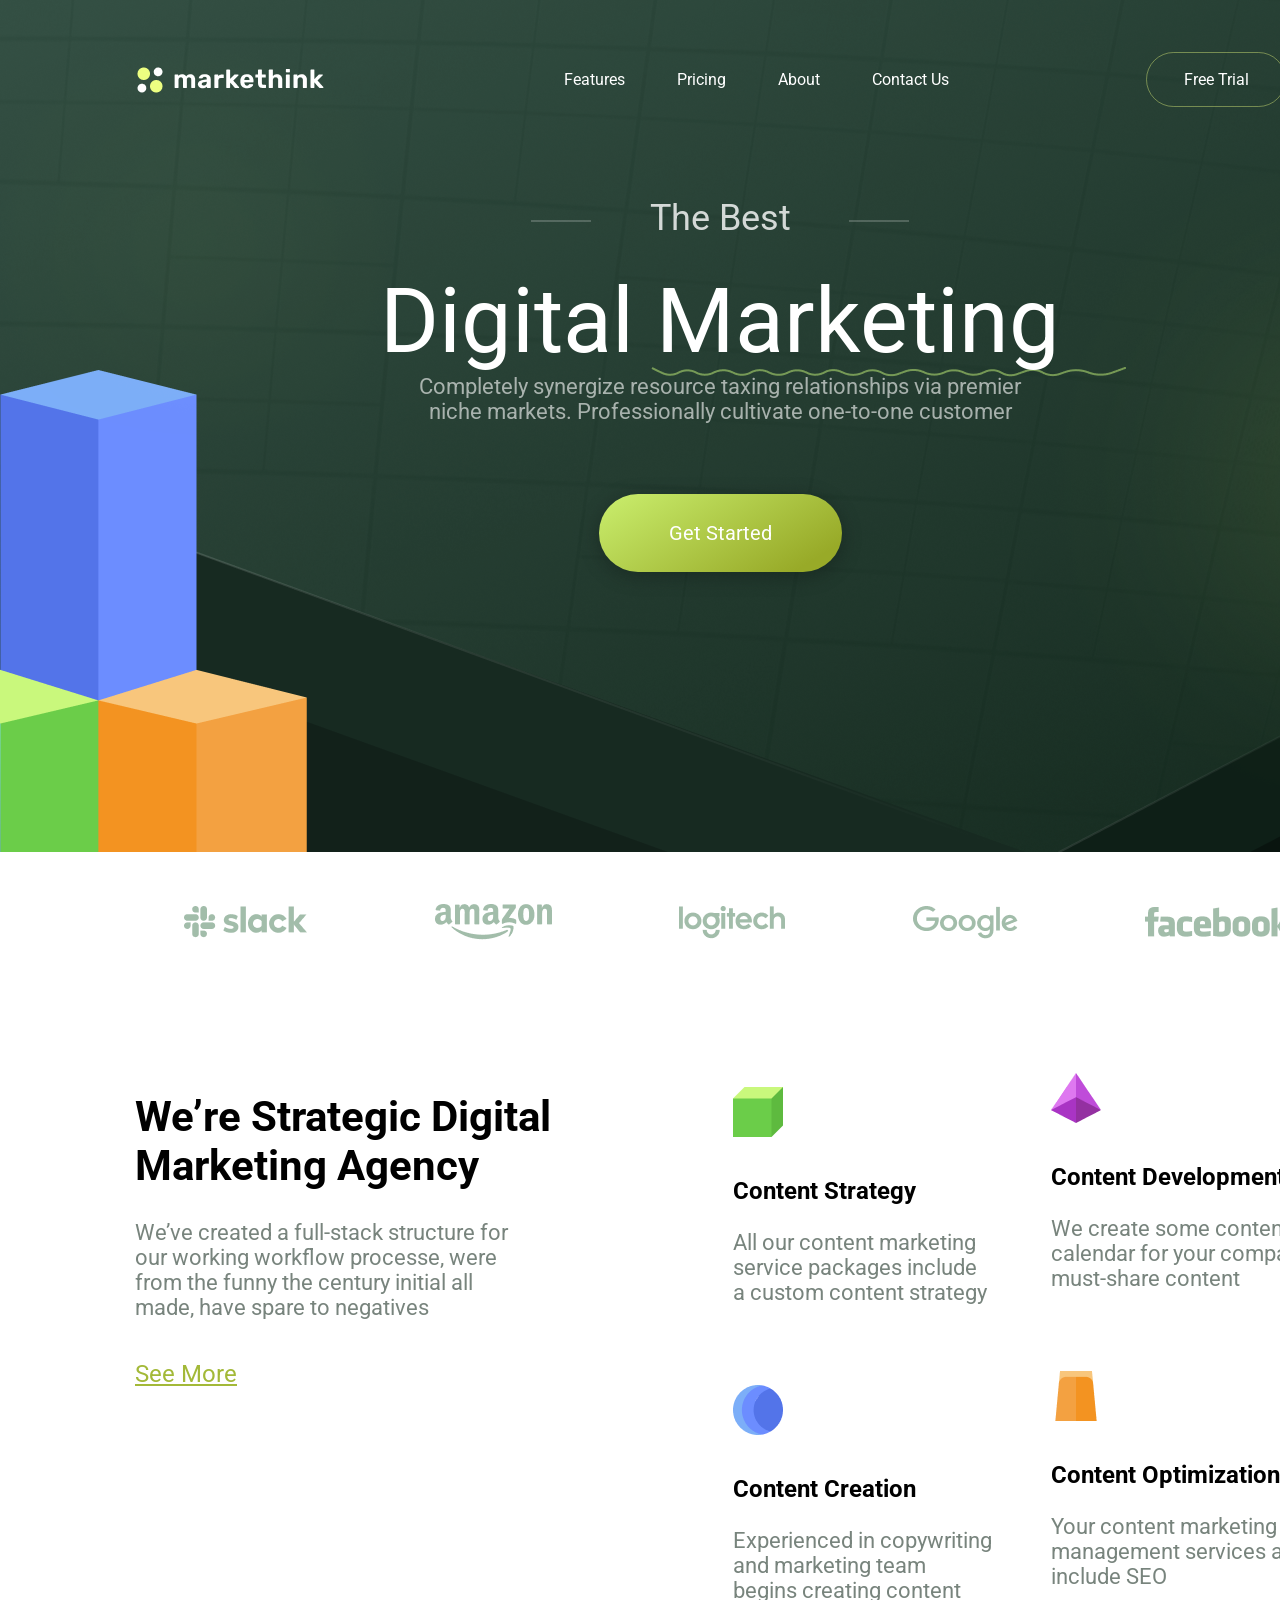
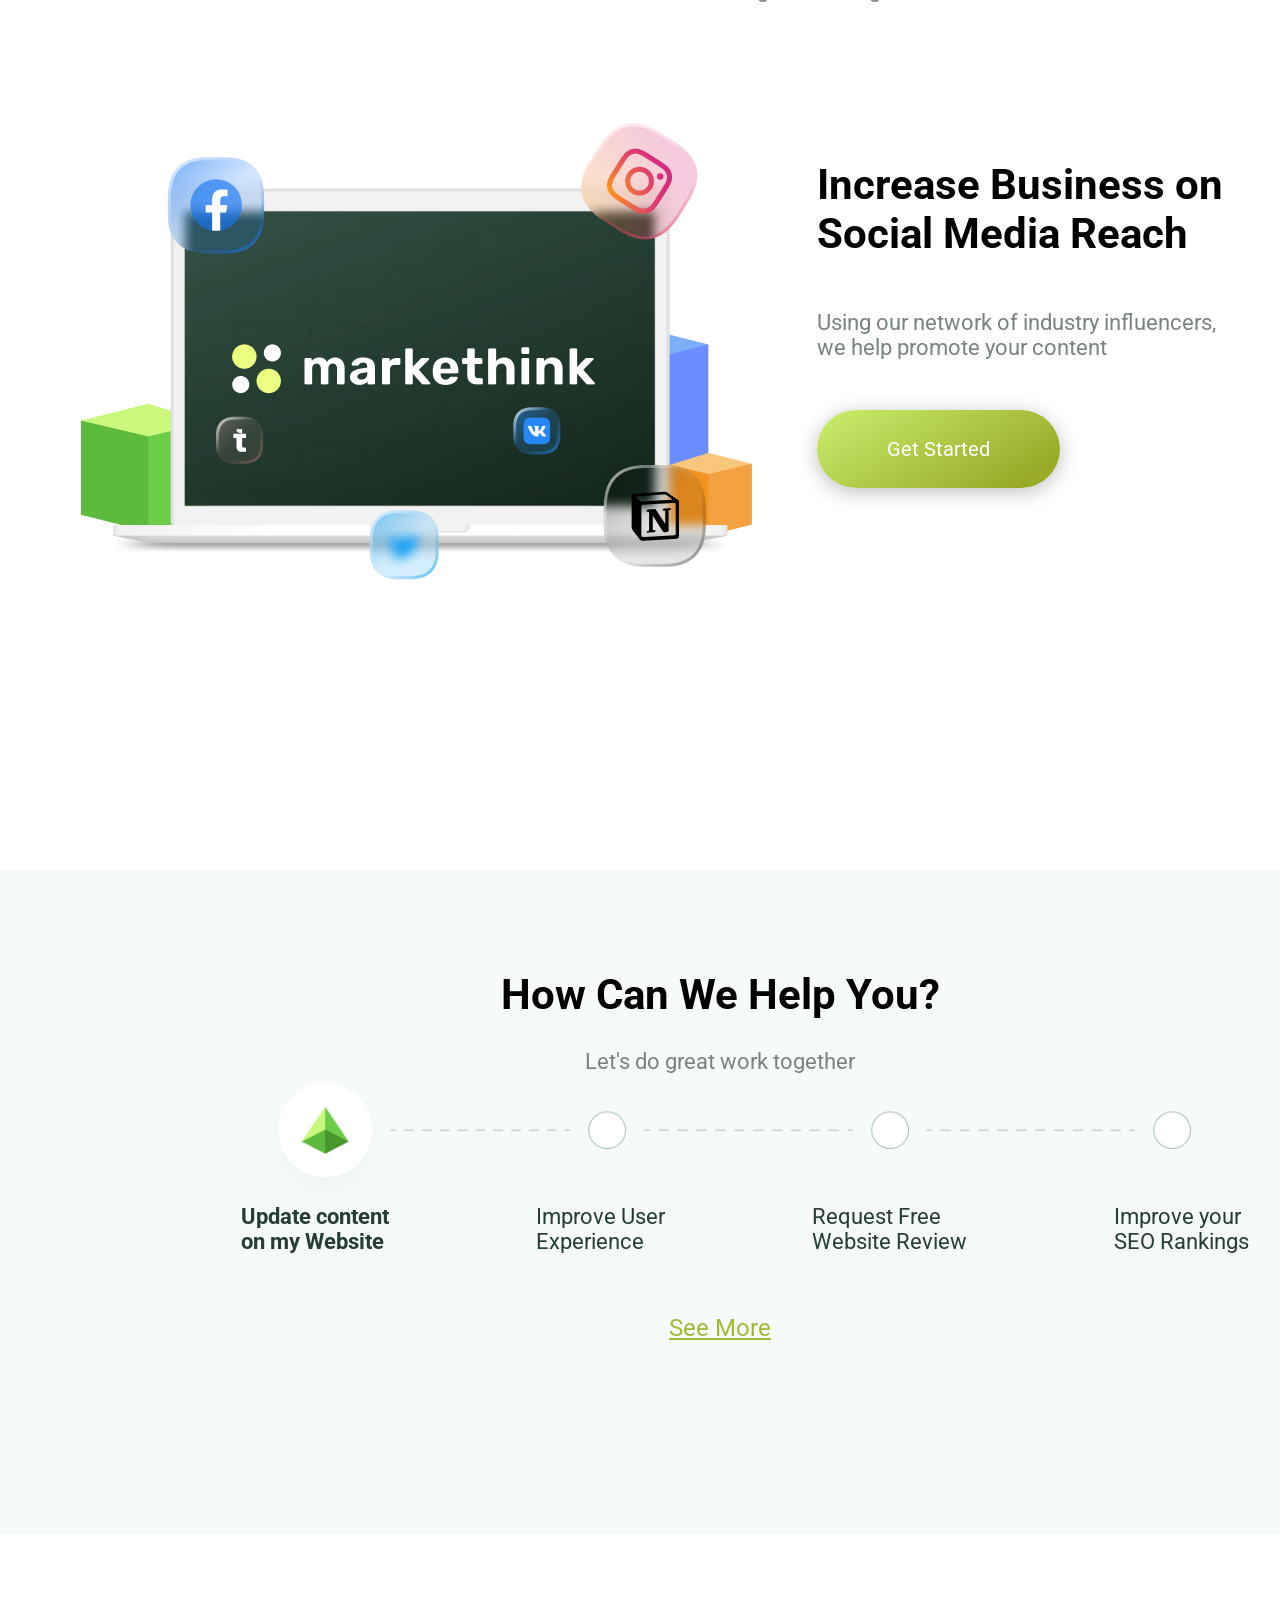
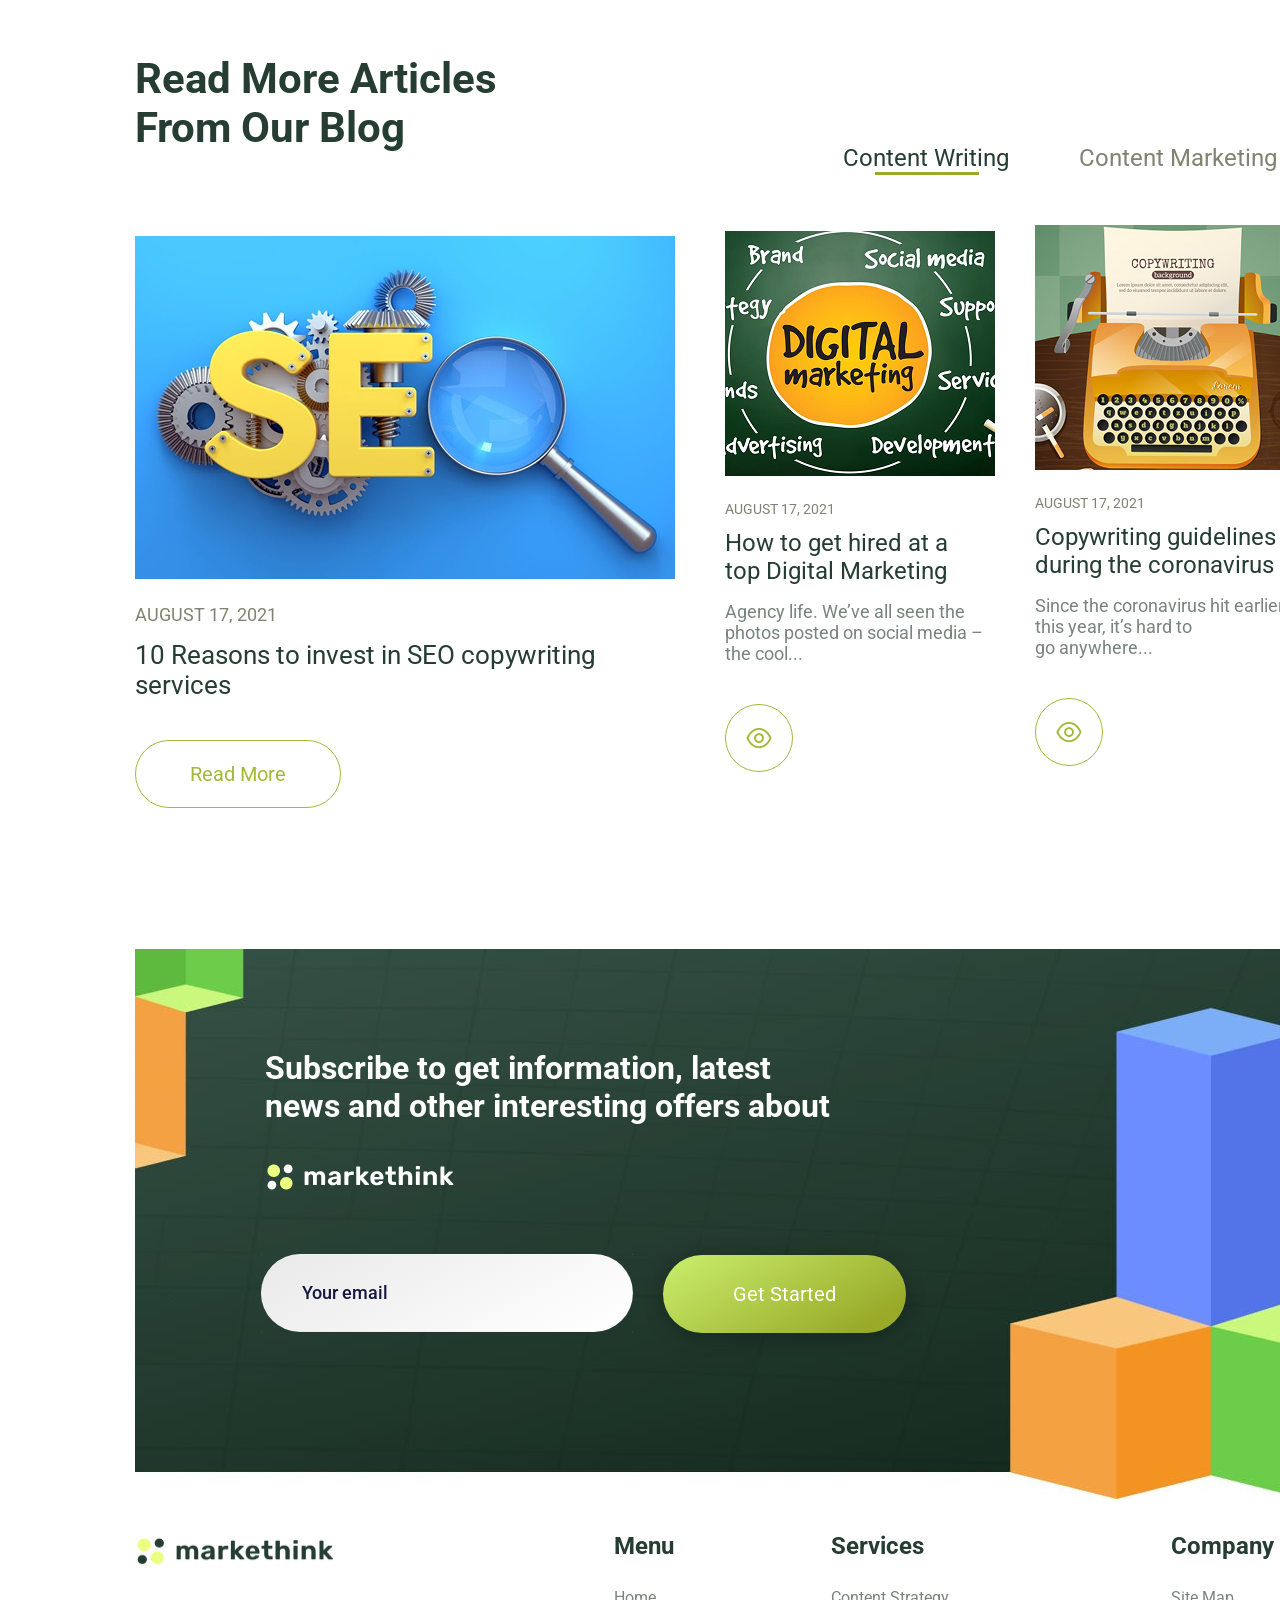
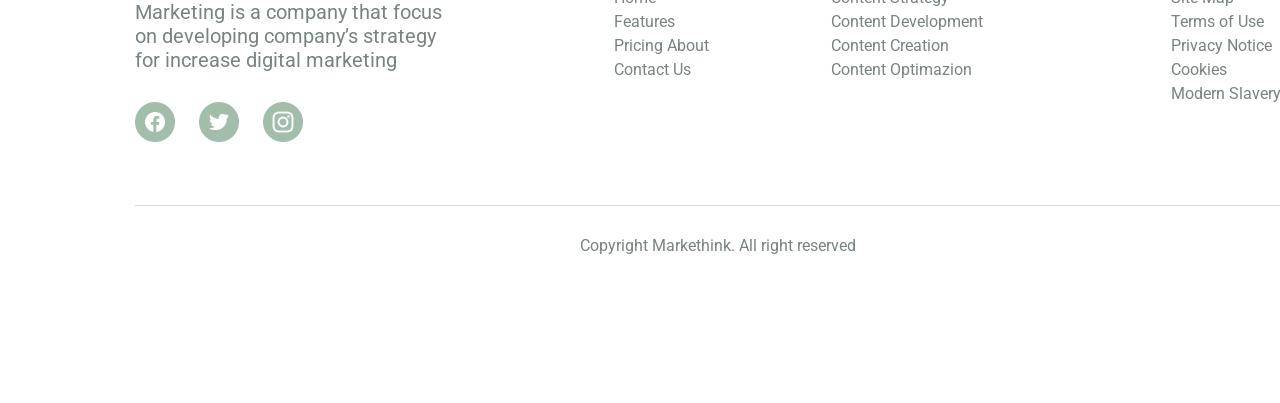
<file: digital-marketing-main/web/index.html>
<!DOCTYPE html>
<html lang="en">
<head>
    <meta charset="UTF-8">
    <meta name="viewport" content="width=device-width, initial-scale=1.0">
    <title>Digital marketing</title>
    <link rel="stylesheet" href="./style.css">
    <link rel="preconnect" href="https://fonts.googleapis.com">
<link rel="preconnect" href="https://fonts.gstatic.com" crossorigin>
<link href="https://fonts.googleapis.com/css2?family=Roboto:ital,wght@0,100..900;1,100..900&display=swap" rel="stylesheet">
</head>
<body>
    <div class="onepage">
        <header>
            <div class="naw">
                <img src="./img/Group 532(1).png" alt="">
                    <div class="nawpanel"><a href="">Features</a> <a href="">Pricing</a> <a href="">About</a> <a href="">Contact Us</a></div>
                    <div class="btn"><a href="">Free Trial</a></div>
            </div>
        </header>
                <p class="zx">The Best</p>
                <p class="zc">Digital Marketing</p>
                <p class="xz">Completely synergize resource taxing relationships via premier <br> niche markets. Professionally cultivate one-to-one customer</p>
                <a class="zov" href="">Get Started</a>
    </div>
    <div class="twopage">
            <img src="./img/slack.png" alt="">
            <img src="./img/amazon.png" alt="">
            <img src="./img/logitech.png" alt="">
            <img src="img/google.png" alt="">
            <img src="./img/facebook.png" alt="">
    </div>
    <div class="threepage">
            <div style="margin-top: 100px; margin-left: 135px;"><h1>We’re Strategic Digital <br> Marketing Agency</h1></div>
            <div style="margin-top: 30px; margin-left: 135px;"><h6>We’ve created a full-stack structure for <br> our working workflow processe, were <br> from the funny the century initial all <br> made, have spare to negatives </h6></div>
            <div style="margin-top: 40px;"><a style="text-decoration: underline; color: rgba(163, 185, 56, 1); font-size: 24px; margin-top: 40px; margin-left: 135px;" href="">See More</a></div>

            <div class="greenblock">
                <img src="./img/green.png" alt="">
                <div style="margin-top: 40px;"><h2>Content Strategy</h2></div>
                <div style="margin-top: 25px;"><h6>All our content marketing <br> service packages include <br> a custom content strategy</h6></div>
            </div>
            <div class="blueblock">
                <img src="./img/blue.png" alt="">
                <div style="margin-top: 40px;"><h2>Content Creation</h2></div>
                <div style="margin-top: 25px;"><h6>Experienced in copywriting <br> and marketing team <br> begins creating content</h6></div>
            </div>
            <div class="purpleblock">
                <img src="./img/puurple.png" alt="">
                <div style="margin-top: 40px;"><h2>Content Development</h2></div>
                <div style="margin-top: 25px;"><h6>We create some content <br> calendar for your company’s <br> must-share content</h6></div>
            </div>
            <div class="orangeblock">
                <img src="./img/orange.png" alt="">
                <div style="margin-top: 40px;"><h2>Content Optimization</h2></div>
                <div style="margin-top: 25px;"><h6>Your content marketing <br> management services also <br> include SEO</h6></div>
            </div>
            <div style="display: flex;">
            <img style="margin-top: 120px; margin-left: 80.57px;" src="./img/Group 636.png" alt="">
            <div style="margin-top: 171px; margin-left: 65.57px;"><h1>Increase Business on <br> Social Media Reach</h1></div>
            </div>
                    <div style="margin-left: 817px; margin-top: -270px;"><p style="color: #78847D; font-size: 22px;">Using our network of industry influencers, <br> we help promote your content</p></div>
                    <a class="zzz" href="">Get Started</a>
            
    </div>
    <div class="fourpage">
            <div style="text-align: center; padding-top: 100px;"><h1>How Can We Help You?</h1></div>
            <div style="text-align: center; margin-top: 30px;"><h3>Let's do great work together</h3></div>
            <img style="width: 941px; align-self: center;" src="./img/line.png" alt="">
            <div style="display: flex; justify-content: space-between; margin-left: 241px; margin-right: 191px; margin-top: -20px;">
                <div style="font-weight: bold;"><h4>Update content <br> on my Website</h4></div>
                <h4>Improve User <br> Experience</h4>
                <h4>Request Free <br> Website Review</h4>
                <h4>Improve your <br> SEO Rankings</h4>
            </div>
            <div style="margin-top: 60px;text-align: center;"><a style="text-decoration: underline; color: rgba(163, 185, 56, 1); font-size: 24px; " href="">See More</a></div>
    </div>
    <div class="fivepage">
          
                <div style="display: flex; margin-left: 135px;">
                    <p style="color: rgba(37, 61, 50, 1); font-size: 42px; font-weight: bold; margin-top: 120px;">Read More Articles <br> From Our Blog</p>
                    <p style="color: rgba(37, 61, 50, 1); margin-top: 210px; margin-left: 346px; font-size: 24px;">Content Writing</p>
                    <p style="color: rgba(128, 131, 113, 1); margin-top: 210px; margin-left: 70px; font-size: 24px;">Content Marketing</p>
                </div>

                <div style="background: rgba(152, 170, 40, 1); width: 104px; height: 3px; margin-left: 875px; margin-top: 9;"></div>

            <div class="grouponedown">
                    <img style="margin-top: 61px; margin-left: 135px;" src="./img/se.png" alt="">
                    <p style="color: rgba(128, 131, 113, 1); font-size: 18px; margin-top: 25px; margin-left: 135px;">AUGUST 17, 2021</p>
                    <p style="color: rgba(37, 61, 50, 1); font-size: 26px; margin-top: 15px; margin-left: 135px;">10 Reasons to invest in SEO copywriting <br> services</p>
                    <button>Read More</button>
            </div>

            <div style="width: 270px;" class="grouptwodown">
                <img src="./img/digital marketing.png" alt="">
                <p style="color: rgba(128, 131, 113, 1); font-size: 14px; margin-top: 25px;">AUGUST 17, 2021</p>
                <p style="color: rgba(37, 61, 50, 1); font-size: 24px; margin-top: 12px;">How to get hired at a <br> top Digital Marketing</p>
                <p style="font-size: 18px; color: rgba(120, 132, 125, 1); margin-top: 16px;">Agency life. We’ve all seen the <br> photos posted on social media – <br> the cool...</p>
                <div style="width: 68px; height: 68px; border: 1px solid rgba(163, 185, 56, 1); border-radius: 500px; display: flex; flex-direction: column; align-items: center; justify-content: center; margin-top: 40px;"><img src="./img/Show.png" alt=""></div>
            </div>

            <div class="groupthreedown">
                <img src="./img/print.png" alt="">
                <p style="color: rgba(128, 131, 113, 1); font-size: 14px; margin-top: 25px;">AUGUST 17, 2021</p>
                <p style="color: rgba(37, 61, 50, 1); font-size: 24px; margin-top: 12px;">Copywriting guidelines <br> during the coronavirus</p>
                <p style="font-size: 18px; color: rgba(120, 132, 125, 1); margin-top: 16px;">Since the coronavirus hit earlier <br> this year, it’s hard to <br> go anywhere...</p>
                <div style="width: 68px; height: 68px; border: 1px solid rgba(163, 185, 56, 1); border-radius: 500px; display: flex; flex-direction: column; align-items: center; justify-content: center; margin-top: 40px;"><img src="./img/Show.png" alt=""></div>
            </div>


    </div>
    <div class="sixpage">

                <p style="color: #FFFFFF; font-size: 32px; font-weight: bold; padding-top: 160px; margin-left: 265px;">Subscribe to get information, latest <br> news and other interesting offers about </p>
                <img style="margin-left: 265px; margin-top: 35.6px;" src="./img/Group 532(1).png" alt="">
                <div style="display: flex;" class="popa"><input placeholder="Your email" type="e-mail">
                <a class="zzzz" href="">Get Started</a></div>
                <div style="display: flex;">
                <div style="display: flex; flex-direction: column;">
                <img style="margin-top: 203px; margin-left: 135px; width: 198px; height: 31.52px;" src="./img/logo.png" alt="">
                <p style="color: rgba(120, 132, 125, 1); font-size: 20px; margin-top: 32.48px; margin-left: 135px;">Marketing is a company that focus <br> on developing company’s strategy <br> for increase digital marketing</p>
                <div style="display: flex; gap: 24px; margin-left: 135px; margin-top: 30px;">
                        <img style="width: 40px; height: 40px;" src="./img/facebook@512px.png" alt="">
                        <img style="width: 40px; height: 40px;" src="./img/twitter@512px.png" alt="">
                        <img style="width: 40px; height: 40px;" src="./img/instagram@512px.png" alt="">
                </div>
                </div>
                        <div>
                            <p style="color: rgba(37, 61, 50, 1); font-size: 24px; font-weight: bold; margin-top: 199px; margin-left: 172px;">Menu</p>
                                <div style="display: flex; flex-direction: column; gap: 5px; margin-left: 172px; margin-top: 28px;"><a href="" style="color: rgba(120, 132, 125, 1);">Home</a>
                                <a href="" style="color: rgba(120, 132, 125, 1); font-size: 16px;">Features</a>
                                <a href="" style="color: rgba(120, 132, 125, 1); font-size: 16px;">Pricing About</a>
                                <a href="" style="color: rgba(120, 132, 125, 1); font-size: 16px;">Contact Us</a></div>
                        </div>
                        <div>
                                <p style="color: rgba(37, 61, 50, 1); font-size: 24px; font-weight: bold; margin-top: 199px; margin-left: 122px;">Services</p>
                                    <div style="display: flex; flex-direction: column; gap: 5px; margin-top: 28px;">
                                        <a style="color: rgba(120, 132, 125, 1); margin-left: 122px;" href="">Content Strategy</a>
                                        <a style="color: rgba(120, 132, 125, 1); margin-left: 122px;" href="">Content Development</a>
                                        <a style="color: rgba(120, 132, 125, 1); margin-left: 122px;" href="">Content Creation</a>
                                        <a style="color: rgba(120, 132, 125, 1); margin-left: 122px;" href="">Content Optimazion</a>
                                    </div>
                        </div>
                        <div>
                                    <p style="color: rgba(37, 61, 50, 1); font-size: 24px; font-weight: bold; margin-top: 199px; margin-left: 188px;">Company</p>
                                        <div style="display: flex; flex-direction: column; gap: 5px; margin-top: 28px; margin-left: 188px;">
                                            <a style="color: rgba(120, 132, 125, 1);" href="">Site Map</a>
                                            <a style="color: rgba(120, 132, 125, 1);" href="">Terms of Use</a>
                                            <a style="color: rgba(120, 132, 125, 1);" href="">Privacy Notice</a>
                                            <a style="color: rgba(120, 132, 125, 1);" href="">Cookies</a>
                                            <a style="color: rgba(120, 132, 125, 1);" href="">Modern Slavery</a>
                                        </div>
                        </div>
                </div>
                <div style="width: 1170px; height: 1px; background-color: rgba(20, 24, 62, 0.15); margin-top: 63px; margin-left: 135px;"></div>
                <p style="color: rgba(120, 132, 125, 1); font-size: 16px; margin-top: 30px; margin-left: 580px;">Copyright Markethink. All right reserved</p>
    </div>
</body>
</html>
</file>
<file: digital-marketing-main/web/style.css>
/* Reset and base styles  */
* {
	padding: 0px;
	margin: 0px;
	border: none;
    font-family: "Roboto", sans-serif;
}

*,
*::before,
*::after {
	box-sizing: border-box;
}

/* Links */

a, a:link, a:visited  {
    text-decoration: none;
}

a:hover  {
    text-decoration: none;
}

/* Common */

aside, nav, footer, header, section, main {
	display: block;
}

h1, h2, h3, h4, h5, h6, p {
    font-size: inherit;
	font-weight: inherit;
}

ul, ul li {
	list-style: none;
}

img {
	vertical-align: top;
}

img, svg {
	max-width: 100%;
	height: auto;
}

address {
  font-style: normal;
}

/* Form */

input, textarea, button, select {
	font-family: inherit;
    font-size: inherit;
    color: inherit;
    background-color: transparent;
}

input::-ms-clear {
	display: none;
}

textarea {
	resize: vertical;
}

button, input[type="submit"] {
    display: inline-block;
    box-shadow: none;
    background-color: transparent;
    background: none;
    cursor: pointer;
}

button::-moz-focus-inner {
	padding: 0;
	border: 0;
}

label {
	cursor: pointer;
}

legend {
	display: block;
}

input[type='file'] {
	max-width: 100%;
}


.onepage{
    width: 1440px;
    height: 852px;
    background-image: url(./img/hero\(1\).png);
    background-repeat: no-repeat;
    display: flex;
    flex-direction: column;
}
.naw{
    display: flex;
    padding-top: 52px;
    margin-left: 135px;
    align-items: center;
}
.nawpanel {
    display: flex;
    color: white;
    gap: 52px;
    margin-left: 240px;
}
.nawpanel > a {
    color: white;
}
.nawpanel > a:hover{
    color: green;
}
.btn{
    display: flex;
    flex-direction: column;
    text-align: center;
    width: 140px;
    height: 55px;
    border-radius: 116px;
    border: solid 1px #EDFF8166;
    justify-content: center;
    margin-left: 197px;
}
.btn > a{
    color: white;
}
.zx{
    font-size: 36px;
    opacity: 80%;
    color: white;
    text-align: center;
    margin-top: 90px;
}
.zc{
    font-size: 90px;
    color: white;
    text-align: center;
    margin-top: 30px;

}
.xz{
    font-size: 22px;
    color: white;
    opacity: 60%;
    text-align: center;
}
.zov{
    display: flex;
    flex-direction: column;
    width: 243px;
    height: 78px;
    border-radius: 192px;
    box-shadow: 0px 4px 20px 0px rgba(0, 0, 0, 0.25);
    background: linear-gradient(328.68deg, #98AA28 13.03%, #D6FF7E 120.61%);
    border-image-source: linear-gradient(283.81deg, rgba(255, 255, 255, 0.69) 11.22%, rgba(255, 255, 255, 0.25) 89.57%);
    font-size: 20px;
    align-items: center;
    justify-content: center;
    margin-left: 599px;
    margin-top: 70px;
    color: rgba(255, 255, 255, 1);

}
.twopage{
    display: flex;
    width: 1440px;
    height: 140px;
    align-items: center;
    justify-content: space-between;
    padding-left: 184px;
    padding-right: 145px;
}
.threepage{
    width: 1440px;
    height: 1378px;
}
h1{
    font-size: 42px;
    font-weight: bold;
}
h6{
    font-size: 22px;
    color: rgba(120, 132, 125, 1);
}
.greenblock{
    margin-left: 733px;
    margin-top: -301px;
}
h2{
    font-size: 24px;
    font-weight: bold;
}
.blueblock{
    margin-left: 733px;
    margin-top: 80px;
}
.purpleblock{
    margin-left: 1051px;
    margin-top: -530px;
}
.orangeblock{
    margin-left: 1051px;
    margin-top: 80px;
}
.zzz{
    display: flex;
    flex-direction: column;
    width: 243px;
    height: 78px;
    border-radius: 192px;
    box-shadow: 0px 4px 20px 0px rgba(0, 0, 0, 0.25);
    background: linear-gradient(328.68deg, #98AA28 13.03%, #D6FF7E 120.61%);
    border-image-source: linear-gradient(283.81deg, rgba(255, 255, 255, 0.69) 11.22%, rgba(255, 255, 255, 0.25) 89.57%);
    font-size: 20px;
    align-items: center;
    justify-content: center;
    color: rgba(255, 255, 255, 1);
    margin-left: 817px;
    margin-top: 50px;
}
.fourpage{
    display: flex;
    flex-direction: column;
    width: 1440px;
    height: 664px;
    background-color: #F6FBF9;
}
h3{
    font-size: 22px;
    color: rgba(120, 132, 125, 1);

}
h4{
    font-size: 22px;
    color: rgba(37, 61, 50, 1);
}
.fivepage{
    width: 1440px;
    height: 955px;
}
.grouponedown > button{
    width: 206px;
    height: 68px;
    border-radius: 192px;
    border: solid 1px rgba(163, 185, 56, 1); 
    color: rgba(163, 185, 56, 1);
    font-size: 20px;
    margin-top: 40px;
    margin-left: 135px;
}
.grouptwodown{
    margin-left: 725px;
    margin-top: -577px;
}
.groupthreedown{
    margin-left: 1035px;
    margin-top: -547px;
}
.sixpage{
    width: 1440px;
    height: 1114px;
    background-image: url(./img/kubiki.jpg);
    background-repeat: no-repeat;
    background-position: 135px 60px;
}
.popa > input{
    width: 372px;
    height: 78px;
    border-radius: 100px;
    border: 1px solid;
    border-image-source: linear-gradient(180deg, rgba(255, 255, 255, 0.2) 0%, rgba(255, 255, 255, 0) 100%);
    font-weight: 500;
    font-size: 18px;
    display: flex;
    justify-content: center;
    padding-left: 40px;
    color: #14183E;
    line-height: 100%;
    letter-spacing: 2%;
    background: linear-gradient(332.09deg, #FFFFFF 3.37%, #E2E2E2 132.9%);
    margin-top: 61.97px;
    margin-left: 261px;
}
.popa > input::placeholder{
    color: rgba(20, 24, 62, 1);
}
.zzzz{
    display: flex;
    flex-direction: column;
    width: 243px;
    height: 78px;
    border-radius: 192px;
    box-shadow: 0px 4px 20px 0px rgba(0, 0, 0, 0.25);
    background: linear-gradient(328.68deg, #98AA28 13.03%, #D6FF7E 120.61%);
    border-image-source: linear-gradient(283.81deg, rgba(255, 255, 255, 0.69) 11.22%, rgba(255, 255, 255, 0.25) 89.57%);
    font-size: 20px;
    align-items: center;
    justify-content: center;
    color: rgba(255, 255, 255, 1);
    margin-top: 62.97px;
    margin-left: 30px;
}
s
</file>
